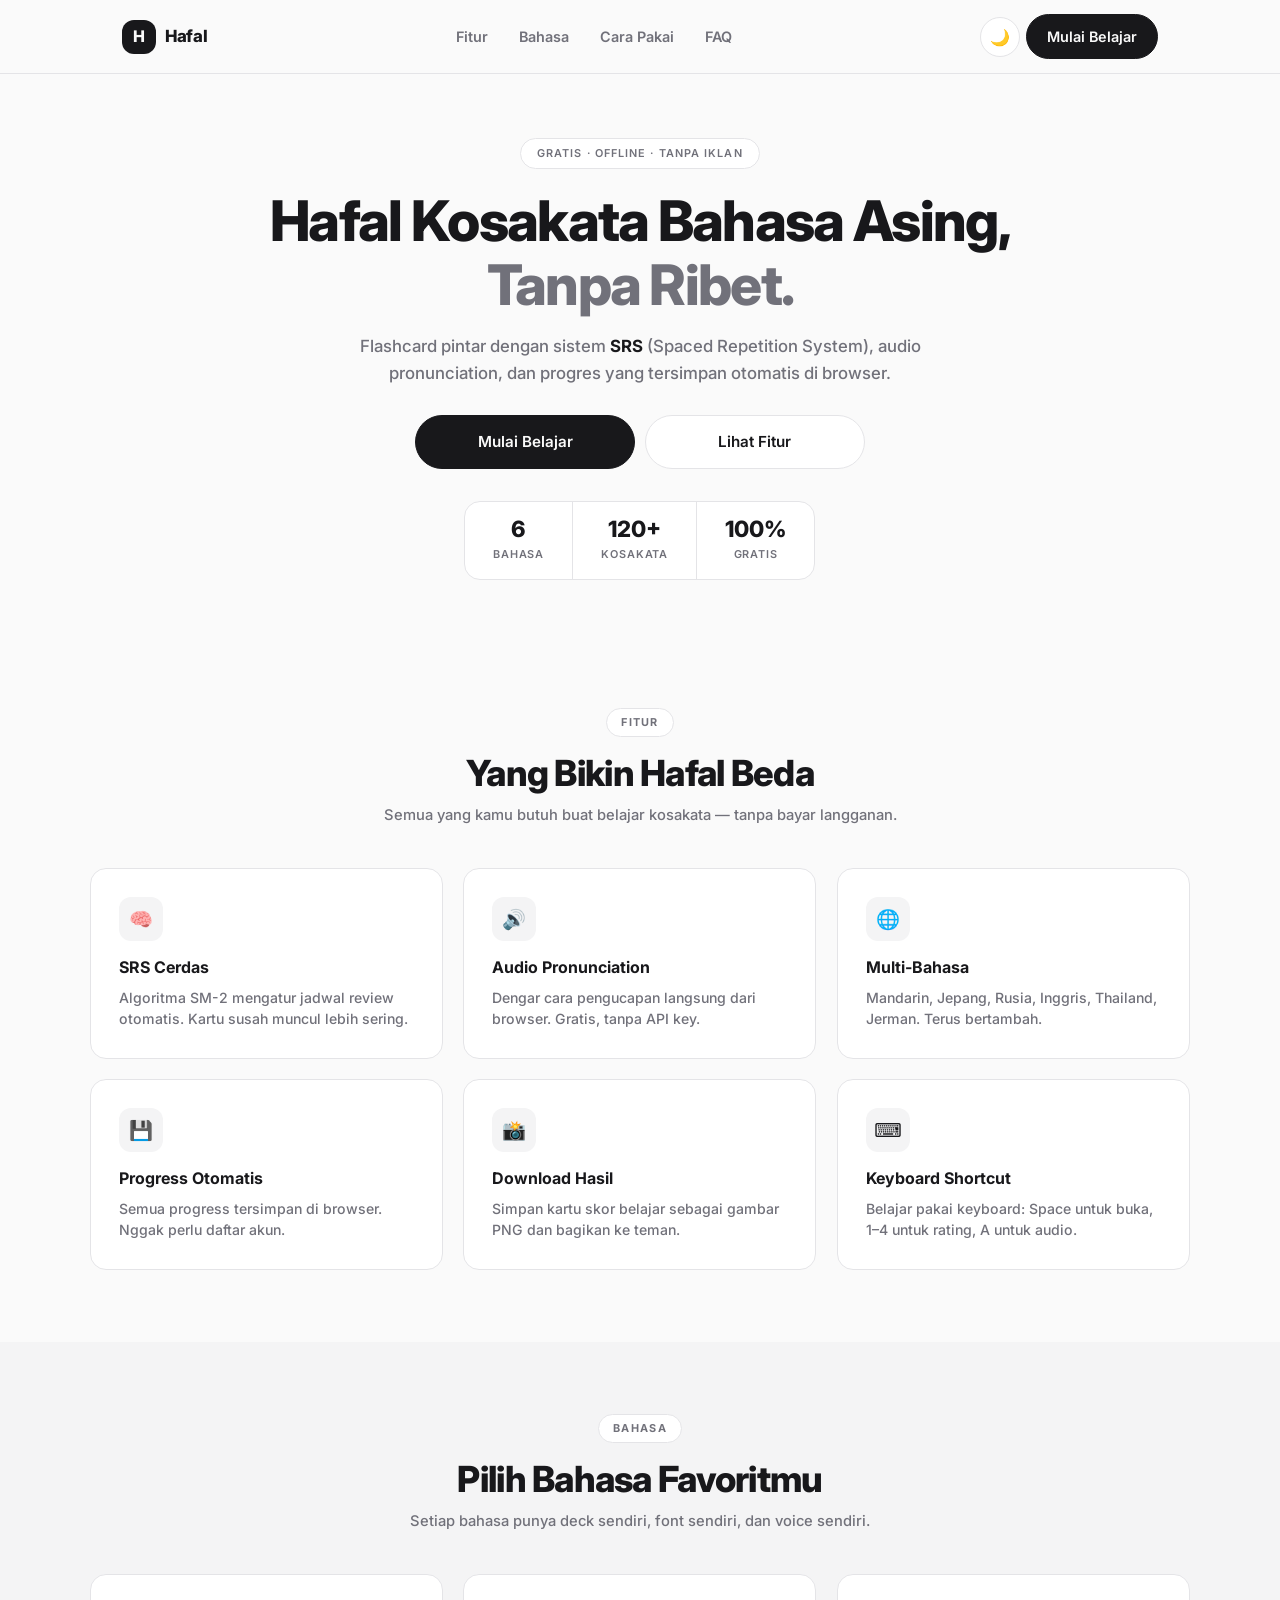
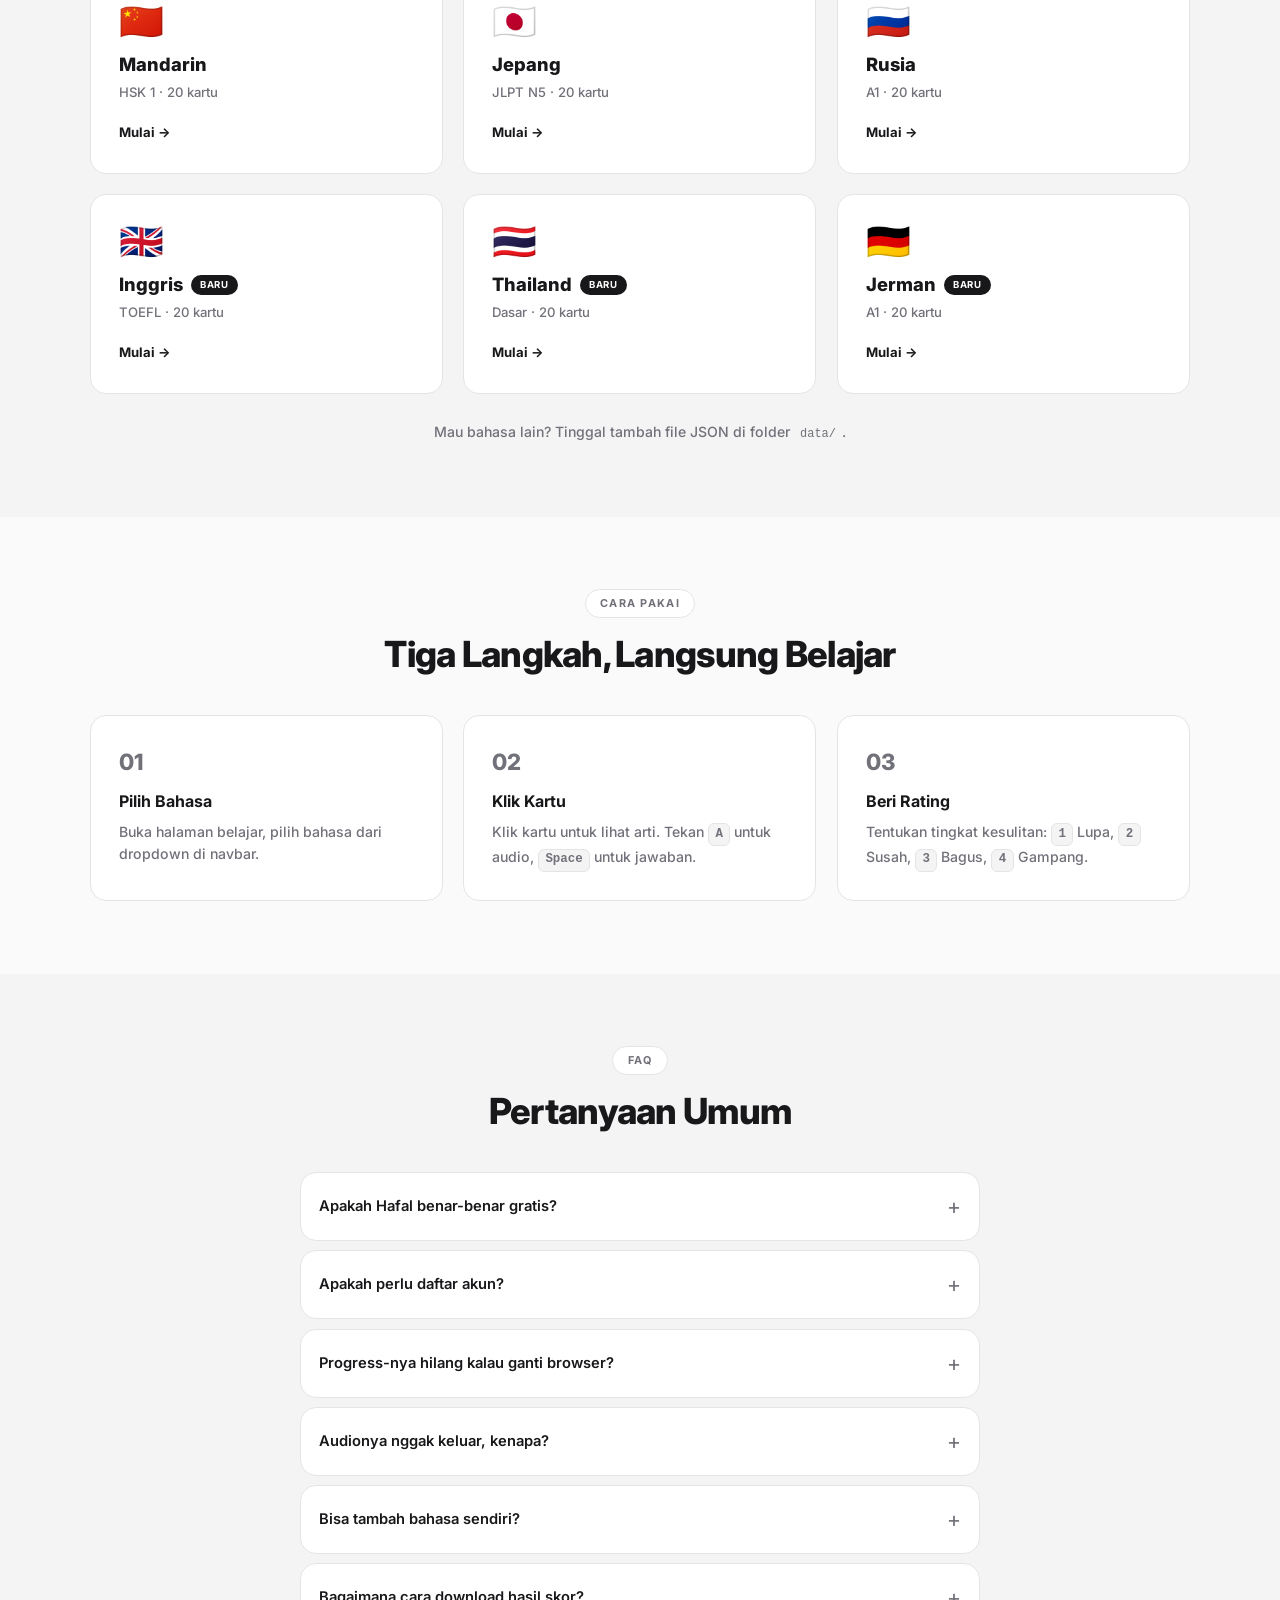
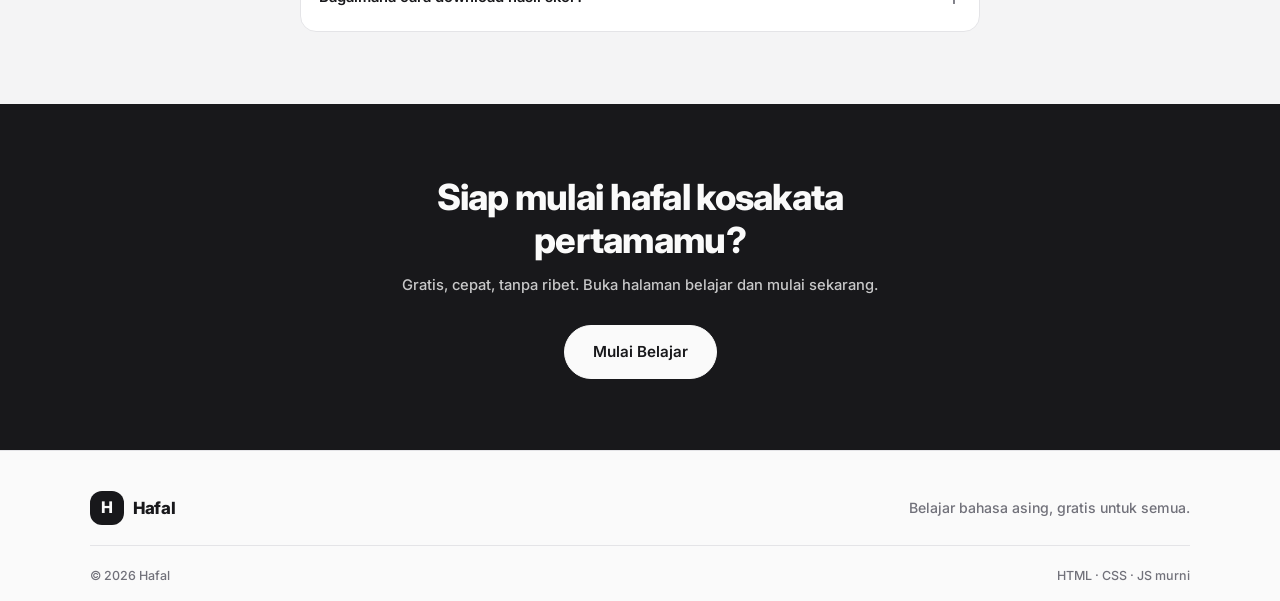
<file: index.html>
<!DOCTYPE html>
<html lang="id">
<head>
  <meta charset="UTF-8" />
  <meta name="viewport" content="width=device-width, initial-scale=1.0, viewport-fit=cover" />
  <meta name="theme-color" content="#fafafa" media="(prefers-color-scheme: light)" />
  <meta name="theme-color" content="#09090b" media="(prefers-color-scheme: dark)" />
  <title>Hafal — Belajar Bahasa Asing Gratis</title>
  <meta name="description" content="Hafal — platform belajar bahasa asing gratis dengan flashcard, SRS, dan audio." />
  <link rel="preconnect" href="https://fonts.googleapis.com">
  <link rel="preconnect" href="https://fonts.gstatic.com" crossorigin>
  <link href="https://fonts.googleapis.com/css2?family=Inter:wght@400;500;600;700;800&family=Noto+Sans+SC:wght@400;700;900&family=Noto+Sans+JP:wght@400;700;900&family=Noto+Sans:wght@400;700;900&display=swap" rel="stylesheet">
  <link rel="stylesheet" href="./css/landing.css" />
</head>
<body>

  <!-- ================= NAVBAR ================= -->
  <header class="navbar">
    <div class="nav-inner">
      <a href="./index.html" class="brand">
        <span class="brand-mark">H</span>
        <span class="brand-name">Hafal</span>
      </a>

      <nav class="nav-menu" id="nav-menu">
        <a href="#fitur">Fitur</a>
        <a href="#bahasa">Bahasa</a>
        <a href="#cara">Cara Pakai</a>
        <a href="#faq">FAQ</a>
        <a href="./belajar.html" class="btn btn-primary nav-cta-mobile">Mulai Belajar</a>
      </nav>

      <div class="nav-actions">
        <button id="theme-toggle" class="btn btn-icon" aria-label="Ganti tema">
          <span id="theme-icon">🌙</span>
        </button>
        <a href="./belajar.html" class="btn btn-primary nav-cta-desktop">Mulai Belajar</a>
        <button class="btn btn-icon menu-toggle" id="menu-toggle" aria-label="Menu" aria-expanded="false">
          <span class="menu-icon">☰</span>
        </button>
      </div>
    </div>
  </header>

  <!-- ================= HERO ================= -->
  <section class="hero">
    <div class="hero-inner">
      <span class="badge reveal">GRATIS · OFFLINE · TANPA IKLAN</span>

      <h1 class="hero-title reveal">
        Hafal Kosakata Bahasa Asing,<br />
        <span class="hero-highlight">Tanpa Ribet.</span>
      </h1>

      <p class="hero-sub reveal">
        Flashcard pintar dengan sistem <strong>SRS</strong> (Spaced Repetition System),
        audio pronunciation, dan progres yang tersimpan otomatis di browser.
      </p>

      <div class="hero-actions reveal">
        <a href="./belajar.html" class="btn btn-primary btn-lg">Mulai Belajar</a>
        <a href="#fitur" class="btn btn-lg">Lihat Fitur</a>
      </div>

      <div class="hero-stats reveal">
        <div class="hero-stat">
          <span class="hero-stat-value">6</span>
          <span class="hero-stat-label">Bahasa</span>
        </div>
        <div class="hero-stat">
          <span class="hero-stat-value">120+</span>
          <span class="hero-stat-label">Kosakata</span>
        </div>
        <div class="hero-stat">
          <span class="hero-stat-value">100%</span>
          <span class="hero-stat-label">Gratis</span>
        </div>
      </div>
    </div>
  </section>

  <!-- ================= FITUR ================= -->
  <section id="fitur" class="section">
    <div class="section-inner">
      <div class="section-head reveal">
        <span class="section-tag">FITUR</span>
        <h2 class="section-title">Yang Bikin Hafal Beda</h2>
        <p class="section-sub">Semua yang kamu butuh buat belajar kosakata — tanpa bayar langganan.</p>
      </div>

      <div class="grid grid-3">
        <div class="feature-card reveal">
          <span class="feature-icon">🧠</span>
          <h3>SRS Cerdas</h3>
          <p>Algoritma SM-2 mengatur jadwal review otomatis. Kartu susah muncul lebih sering.</p>
        </div>
        <div class="feature-card reveal">
          <span class="feature-icon">🔊</span>
          <h3>Audio Pronunciation</h3>
          <p>Dengar cara pengucapan langsung dari browser. Gratis, tanpa API key.</p>
        </div>
        <div class="feature-card reveal">
          <span class="feature-icon">🌐</span>
          <h3>Multi-Bahasa</h3>
          <p>Mandarin, Jepang, Rusia, Inggris, Thailand, Jerman. Terus bertambah.</p>
        </div>
        <div class="feature-card reveal">
          <span class="feature-icon">💾</span>
          <h3>Progress Otomatis</h3>
          <p>Semua progress tersimpan di browser. Nggak perlu daftar akun.</p>
        </div>
        <div class="feature-card reveal">
          <span class="feature-icon">📸</span>
          <h3>Download Hasil</h3>
          <p>Simpan kartu skor belajar sebagai gambar PNG dan bagikan ke teman.</p>
        </div>
        <div class="feature-card reveal">
          <span class="feature-icon">⌨️</span>
          <h3>Keyboard Shortcut</h3>
          <p>Belajar pakai keyboard: Space untuk buka, 1–4 untuk rating, A untuk audio.</p>
        </div>
      </div>
    </div>
  </section>

  <!-- ================= BAHASA ================= -->
  <section id="bahasa" class="section section-alt">
    <div class="section-inner">
      <div class="section-head reveal">
        <span class="section-tag">BAHASA</span>
        <h2 class="section-title">Pilih Bahasa Favoritmu</h2>
        <p class="section-sub">Setiap bahasa punya deck sendiri, font sendiri, dan voice sendiri.</p>
      </div>

      <div class="grid grid-3">
        <a href="./belajar.html" class="lang-card reveal">
          <div class="lang-flag">🇨🇳</div>
          <h3 class="lang-name">Mandarin</h3>
          <p class="lang-level">HSK 1 · 20 kartu</p>
          <span class="lang-cta">Mulai →</span>
        </a>

        <a href="./belajar.html" class="lang-card reveal">
          <div class="lang-flag">🇯🇵</div>
          <h3 class="lang-name">Jepang</h3>
          <p class="lang-level">JLPT N5 · 20 kartu</p>
          <span class="lang-cta">Mulai →</span>
        </a>

        <a href="./belajar.html" class="lang-card reveal">
          <div class="lang-flag">🇷🇺</div>
          <h3 class="lang-name">Rusia</h3>
          <p class="lang-level">A1 · 20 kartu</p>
          <span class="lang-cta">Mulai →</span>
        </a>

        <a href="./belajar.html" class="lang-card reveal">
          <div class="lang-flag">🇬🇧</div>
          <div class="lang-head">
            <h3 class="lang-name">Inggris</h3>
            <span class="lang-badge">BARU</span>
          </div>
          <p class="lang-level">TOEFL · 20 kartu</p>
          <span class="lang-cta">Mulai →</span>
        </a>

        <a href="./belajar.html" class="lang-card reveal">
          <div class="lang-flag">🇹🇭</div>
          <div class="lang-head">
            <h3 class="lang-name">Thailand</h3>
            <span class="lang-badge">BARU</span>
          </div>
          <p class="lang-level">Dasar · 20 kartu</p>
          <span class="lang-cta">Mulai →</span>
        </a>

        <a href="./belajar.html" class="lang-card reveal">
          <div class="lang-flag">🇩🇪</div>
          <div class="lang-head">
            <h3 class="lang-name">Jerman</h3>
            <span class="lang-badge">BARU</span>
          </div>
          <p class="lang-level">A1 · 20 kartu</p>
          <span class="lang-cta">Mulai →</span>
        </a>
      </div>

      <p class="section-foot reveal">
        Mau bahasa lain? Tinggal tambah file JSON di folder <code>data/</code>.
      </p>
    </div>
  </section>

  <!-- ================= CARA PAKAI ================= -->
  <section id="cara" class="section">
    <div class="section-inner">
      <div class="section-head reveal">
        <span class="section-tag">CARA PAKAI</span>
        <h2 class="section-title">Tiga Langkah, Langsung Belajar</h2>
      </div>

      <div class="grid grid-3">
        <div class="step-card reveal">
          <span class="step-num">01</span>
          <h3>Pilih Bahasa</h3>
          <p>Buka halaman belajar, pilih bahasa dari dropdown di navbar.</p>
        </div>
        <div class="step-card reveal">
          <span class="step-num">02</span>
          <h3>Klik Kartu</h3>
          <p>Klik kartu untuk lihat arti. Tekan <kbd>A</kbd> untuk audio, <kbd>Space</kbd> untuk jawaban.</p>
        </div>
        <div class="step-card reveal">
          <span class="step-num">03</span>
          <h3>Beri Rating</h3>
          <p>Tentukan tingkat kesulitan: <kbd>1</kbd> Lupa, <kbd>2</kbd> Susah, <kbd>3</kbd> Bagus, <kbd>4</kbd> Gampang.</p>
        </div>
      </div>
    </div>
  </section>

  <!-- ================= FAQ ================= -->
  <section id="faq" class="section section-alt">
    <div class="section-inner">
      <div class="section-head reveal">
        <span class="section-tag">FAQ</span>
        <h2 class="section-title">Pertanyaan Umum</h2>
      </div>

      <div class="faq-list">
        <details class="faq-item reveal">
          <summary>Apakah Hafal benar-benar gratis?</summary>
          <p>Ya, 100% gratis. Nggak ada langganan, nggak ada iklan, nggak ada batas harian.</p>
        </details>
        <details class="faq-item reveal">
          <summary>Apakah perlu daftar akun?</summary>
          <p>Nggak perlu. Semua progress tersimpan otomatis di browser.</p>
        </details>
        <details class="faq-item reveal">
          <summary>Progress-nya hilang kalau ganti browser?</summary>
          <p>Ya, karena tersimpan per-browser. Pakai satu browser yang sama agar konsisten.</p>
        </details>
        <details class="faq-item reveal">
          <summary>Audionya nggak keluar, kenapa?</summary>
          <p>Beberapa browser (terutama Firefox di Windows) belum punya voice untuk bahasa tertentu. Coba buka di <strong>Microsoft Edge</strong> atau <strong>Google Chrome</strong>.</p>
        </details>
        <details class="faq-item reveal">
          <summary>Bisa tambah bahasa sendiri?</summary>
          <p>Bisa. Buat file JSON baru di folder <code>data/</code> dengan format <code>[{ word, reading, meaning }]</code>.</p>
        </details>
        <details class="faq-item reveal">
          <summary>Bagaimana cara download hasil skor?</summary>
          <p>Selesaikan satu sesi belajar, lalu klik tombol <strong>Download Hasil</strong> di layar selesai. Skor akan tersimpan sebagai gambar PNG.</p>
        </details>
      </div>
    </div>
  </section>

  <!-- ================= CTA AKHIR ================= -->
  <section class="cta-final">
    <div class="cta-inner reveal">
      <h2>Siap mulai hafal kosakata pertamamu?</h2>
      <p>Gratis, cepat, tanpa ribet. Buka halaman belajar dan mulai sekarang.</p>
      <a href="./belajar.html" class="btn btn-primary btn-lg">Mulai Belajar</a>
    </div>
  </section>

  <!-- ================= FOOTER ================= -->
  <footer class="footer">
    <div class="footer-inner">
      <div class="footer-top">
        <a href="./index.html" class="brand">
          <span class="brand-mark">H</span>
          <span class="brand-name">Hafal</span>
        </a>
        <p class="footer-copy">Belajar bahasa asing, gratis untuk semua.</p>
      </div>
      <div class="footer-bottom">
        <span>© <span id="year"></span> Hafal</span>
        <span>HTML · CSS · JS murni</span>
      </div>
    </div>
  </footer>

  <script>
    // Tahun
    document.getElementById('year').textContent = new Date().getFullYear();

    // Theme
    const themeToggle = document.getElementById('theme-toggle');
    const themeIcon = document.getElementById('theme-icon');
    function applyTheme(theme) {
      if (theme === 'dark') {
        document.documentElement.setAttribute('data-theme', 'dark');
        themeIcon.textContent = '☀️';
      } else {
        document.documentElement.removeAttribute('data-theme');
        themeIcon.textContent = '🌙';
      }
    }
    themeToggle.addEventListener('click', () => {
      const isDark = document.documentElement.getAttribute('data-theme') === 'dark';
      const next = isDark ? 'light' : 'dark';
      applyTheme(next);
      localStorage.setItem('hafal:theme', next);
    });
    applyTheme(localStorage.getItem('hafal:theme') || 'light');

    // Mobile menu
    const menuToggle = document.getElementById('menu-toggle');
    const navMenu = document.getElementById('nav-menu');
    const menuIcon = menuToggle.querySelector('.menu-icon');
    menuToggle.addEventListener('click', () => {
      const open = navMenu.classList.toggle('open');
      menuToggle.setAttribute('aria-expanded', open);
      menuIcon.textContent = open ? '✕' : '☰';
      document.body.style.overflow = open ? 'hidden' : '';
    });
    navMenu.querySelectorAll('a').forEach(a => {
      a.addEventListener('click', () => {
        navMenu.classList.remove('open');
        menuToggle.setAttribute('aria-expanded', 'false');
        menuIcon.textContent = '☰';
        document.body.style.overflow = '';
      });
    });

    // Smooth scroll
    document.querySelectorAll('a[href^="#"]').forEach(a => {
      a.addEventListener('click', (e) => {
        const id = a.getAttribute('href');
        if (id === '#') return;
        const target = document.querySelector(id);
        if (target) {
          e.preventDefault();
          const y = target.getBoundingClientRect().top + window.pageYOffset - 70;
          window.scrollTo({ top: y, behavior: 'smooth' });
        }
      });
    });

    // Scroll reveal
    const io = new IntersectionObserver((entries) => {
      entries.forEach(entry => {
        if (entry.isIntersecting) {
          entry.target.classList.add('visible');
          io.unobserve(entry.target);
        }
      });
    }, { threshold: 0.08, rootMargin: '0px 0px -40px 0px' });

    document.querySelectorAll('.reveal').forEach((el, i) => {
      el.style.transitionDelay = `${Math.min(i * 40, 240)}ms`;
      io.observe(el);
    });
  </script>
</body>
</html>
</file>
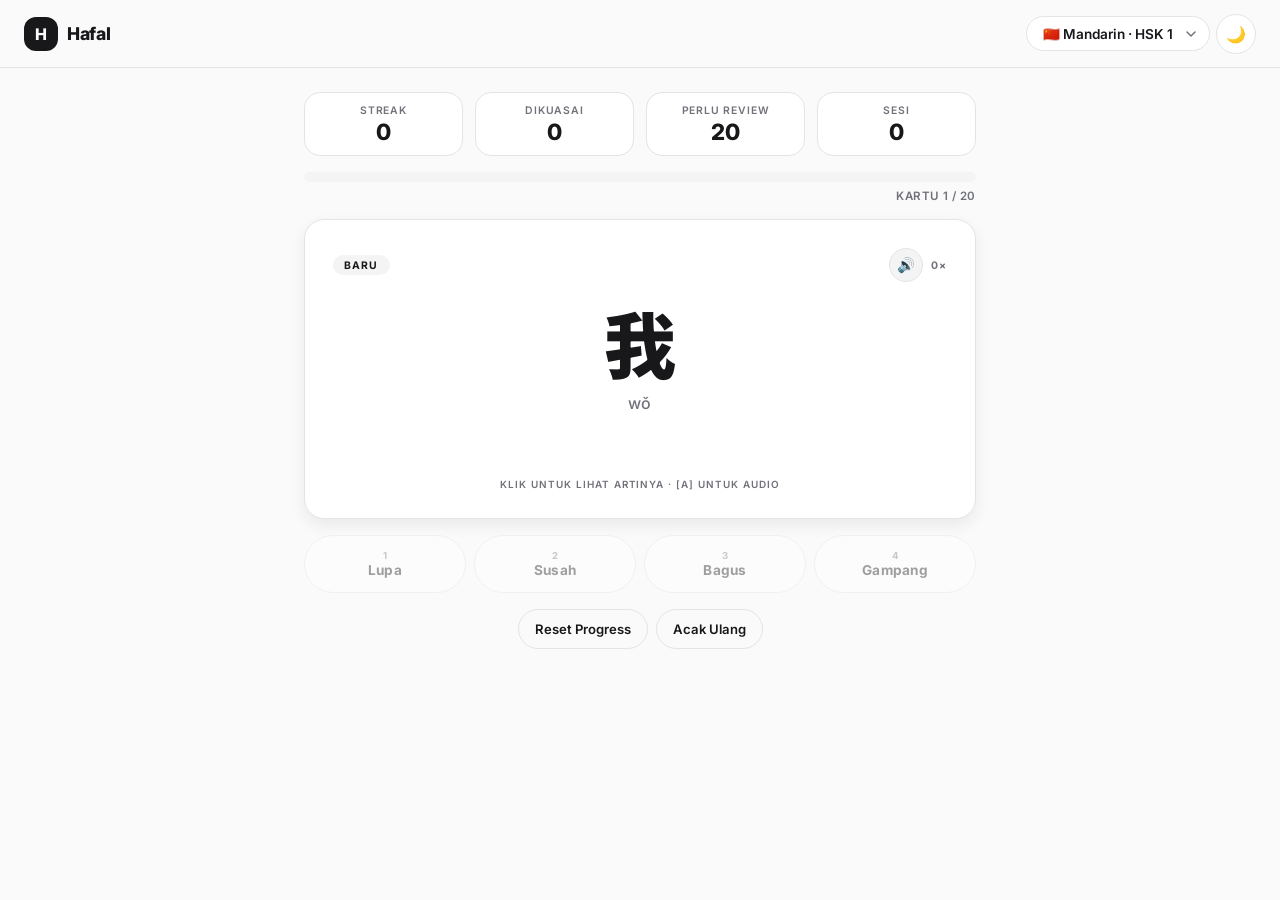
<file: belajar.html>
<!DOCTYPE html>
<html lang="id">
<head>
  <meta charset="UTF-8" />
  <meta name="viewport" content="width=device-width, initial-scale=1.0, viewport-fit=cover" />
  <meta name="theme-color" content="#fafafa" media="(prefers-color-scheme: light)" />
  <meta name="theme-color" content="#09090b" media="(prefers-color-scheme: dark)" />
  <title>Belajar — Hafal</title>
  <link rel="preconnect" href="https://fonts.googleapis.com">
  <link rel="preconnect" href="https://fonts.gstatic.com" crossorigin>
  <link href="https://fonts.googleapis.com/css2?family=Inter:wght@400;500;600;700;800&family=Noto+Sans+SC:wght@400;700;900&family=Noto+Sans+JP:wght@400;700;900&family=Noto+Sans+KR:wght@400;700;900&family=Noto+Sans:wght@400;700;900&family=Noto+Sans+Thai:wght@400;700;900&display=swap" rel="stylesheet">
  <link rel="stylesheet" href="./css/style.css" />
</head>
<body data-lang="zh-hsk1">

  <header class="navbar">
    <a href="./index.html" class="brand">
      <span class="brand-mark">H</span>
      <h1 class="brand-name">Hafal</h1>
    </a>

    <div class="nav-actions">
      <select id="lang-select" class="select" aria-label="Pilih bahasa">
        <option value="zh-hsk1">🇨🇳 Mandarin · HSK 1</option>
        <option value="ja-n5">🇯🇵 Jepang · N5</option>
        <option value="ru-a1">🇷🇺 Rusia · A1</option>
        <option value="en-toefl">🇬🇧 Inggris · TOEFL</option>
        <option value="th-a1">🇹🇭 Thailand · Dasar</option>
        <option value="de-a1">🇩🇪 Jerman · A1</option>
      </select>

      <button id="theme-toggle" class="btn btn-icon" aria-label="Toggle tema">
        <span id="theme-icon">🌙</span>
      </button>
    </div>
  </header>

  <main class="container">

    <section class="stats">
      <div class="stat">
        <span class="stat-label">Streak</span>
        <span class="stat-value" id="stat-streak">0</span>
      </div>
      <div class="stat">
        <span class="stat-label">Dikuasai</span>
        <span class="stat-value" id="stat-learned">0</span>
      </div>
      <div class="stat">
        <span class="stat-label">Perlu Review</span>
        <span class="stat-value" id="stat-due">0</span>
      </div>
      <div class="stat">
        <span class="stat-label">Sesi</span>
        <span class="stat-value" id="stat-session">0</span>
      </div>
    </section>

    <div class="progress-wrap">
      <div class="progress">
        <div class="progress-fill" id="progress-fill"></div>
      </div>
      <p class="progress-text">
        Kartu <span id="pos">0</span> / <span id="total">0</span>
      </p>
    </div>

    <section class="card-area">
      <div id="card" class="card" tabindex="0">
        <div class="card-top">
          <span class="card-tag" id="card-tag">BARU</span>
          <div class="card-top-right">
            <button id="audio-btn" class="btn-icon-round" aria-label="Putar audio" title="Putar audio (A)">
              🔊
            </button>
            <span class="card-count" id="card-count">0×</span>
          </div>
        </div>

        <div class="card-body">
          <p class="card-word" id="card-word">—</p>
          <p class="card-reading" id="card-reading"></p>
          <p class="card-meaning" id="card-meaning"></p>
        </div>

        <p class="flip-hint" id="flip-hint">KLIK UNTUK LIHAT ARTINYA · [A] UNTUK AUDIO</p>
      </div>
    </section>

    <section class="ratings" id="ratings">
      <button class="btn btn-rate" data-rating="0">
        <span class="rate-key">1</span>
        <span class="rate-label">Lupa</span>
      </button>
      <button class="btn btn-rate" data-rating="1">
        <span class="rate-key">2</span>
        <span class="rate-label">Susah</span>
      </button>
      <button class="btn btn-rate" data-rating="2">
        <span class="rate-key">3</span>
        <span class="rate-label">Bagus</span>
      </button>
      <button class="btn btn-rate" data-rating="3">
        <span class="rate-key">4</span>
        <span class="rate-label">Gampang</span>
      </button>
    </section>

    <footer class="footer">
      <button id="reset-btn" class="btn btn-ghost">Reset Progress</button>
      <button id="shuffle-btn" class="btn btn-ghost">Acak Ulang</button>
    </footer>

    <div id="done-screen" class="done hidden">
      <p class="done-title">Selesai! 🎉</p>
      <p class="done-sub">Semua kartu untuk sesi ini sudah direview.</p>
      <div class="done-actions">
        <button id="download-btn" class="btn btn-primary">📸 Download Hasil</button>
        <button id="restart-btn" class="btn">Mulai Sesi Baru</button>
      </div>
      <p class="done-hint">Bagikan skormu ke teman atau simpan sebagai kenangan.</p>
    </div>

  </main>

  <script src="./js/data.js"></script>
  <script src="./js/srs.js"></script>
  <script src="./js/speech.js"></script>
  <script src="./js/app.js"></script>
</body>
</html>
</file>
<file: css/landing.css>
/* =========================
   HAFAL — Landing
   Flat · Monokrom · Mobile-first · Rounded Pill
   ========================= */

:root {
  --bg: #fafafa;
  --surface: #ffffff;
  --surface-2: #f4f4f5;
  --fg: #18181b;
  --fg-muted: #71717a;
  --border: #e4e4e7;
  --border-strong: #d4d4d8;
  --accent: #18181b;
  --accent-fg: #fafafa;
  --radius-sm: 8px;
  --radius-md: 12px;
  --radius-lg: 16px;
  --radius-xl: 20px;
  --radius-pill: 999px;
  --shadow-sm: 0 1px 2px rgba(0,0,0,0.04);
  --shadow-md: 0 6px 16px rgba(0,0,0,0.07);
  --shadow-lg: 0 14px 40px rgba(0,0,0,0.10);
  --transition: 200ms cubic-bezier(0.4, 0, 0.2, 1);
  --navbar-h: 62px;
}

[data-theme="dark"] {
  --bg: #09090b;
  --surface: #18181b;
  --surface-2: #27272a;
  --fg: #fafafa;
  --fg-muted: #a1a1aa;
  --border: #27272a;
  --border-strong: #3f3f46;
  --accent: #fafafa;
  --accent-fg: #18181b;
  --shadow-sm: 0 1px 2px rgba(0,0,0,0.4);
  --shadow-md: 0 6px 16px rgba(0,0,0,0.5);
  --shadow-lg: 0 14px 40px rgba(0,0,0,0.6);
}

* { box-sizing: border-box; margin: 0; padding: 0; }

html {
  scroll-behavior: smooth;
  -webkit-text-size-adjust: 100%;
  overflow-x: hidden;
}

body {
  background: var(--bg);
  color: var(--fg);
  font-family: 'Inter', system-ui, -apple-system, sans-serif;
  font-weight: 500;
  line-height: 1.6;
  transition: background var(--transition), color var(--transition);
  -webkit-font-smoothing: antialiased;
  overflow-x: hidden;
  min-height: 100vh;
}

a { color: inherit; text-decoration: none; }
button { font-family: inherit; }
img, svg { max-width: 100%; display: block; }

kbd {
  display: inline-block;
  background: var(--surface-2);
  border: 1px solid var(--border);
  border-radius: 6px;
  padding: 0.05rem 0.4rem;
  font-size: 0.78rem;
  font-weight: 700;
  font-family: ui-monospace, monospace;
}

code {
  background: var(--surface-2);
  border-radius: 6px;
  padding: 0.1rem 0.4rem;
  font-size: 0.85em;
  font-family: ui-monospace, monospace;
}

/* =========================
   SCROLL REVEAL
   ========================= */
.reveal {
  opacity: 0;
  transform: translateY(24px);
  transition: opacity 700ms cubic-bezier(0.16, 1, 0.3, 1),
              transform 700ms cubic-bezier(0.16, 1, 0.3, 1);
  will-change: opacity, transform;
}
.reveal.visible {
  opacity: 1;
  transform: translateY(0);
}

/* =========================
   NAVBAR
   ========================= */
.navbar {
  position: sticky;
  top: 0;
  z-index: 50;
  background: var(--bg);
  border-bottom: 1px solid var(--border);
}

.nav-inner {
  max-width: 1100px;
  margin: 0 auto;
  padding: 0.7rem 1rem;
  display: flex;
  align-items: center;
  justify-content: space-between;
  gap: 0.75rem;
  min-height: var(--navbar-h);
}

.brand {
  display: flex;
  align-items: center;
  gap: 0.55rem;
  flex-shrink: 0;
  z-index: 60;
}

.brand-mark {
  width: 34px;
  height: 34px;
  display: grid;
  place-items: center;
  background: var(--accent);
  color: var(--accent-fg);
  border-radius: var(--radius-md);
  font-weight: 800;
  font-size: 1rem;
}

.brand-name {
  font-size: 1.05rem;
  font-weight: 800;
  letter-spacing: -0.01em;
}

.nav-actions {
  display: flex;
  align-items: center;
  gap: 0.4rem;
  z-index: 60;
}

.nav-cta-desktop { display: none; }
.nav-cta-mobile { display: inline-flex; width: 100%; margin-top: 0.5rem; }
.menu-toggle { display: inline-flex; }

.nav-menu {
  position: fixed;
  inset: var(--navbar-h) 0 0 0;
  background: var(--bg);
  padding: 1rem;
  display: flex;
  flex-direction: column;
  gap: 0.25rem;
  transform: translateX(100%);
  transition: transform 300ms cubic-bezier(0.4, 0, 0.2, 1);
  z-index: 55;
  overflow-y: auto;
}

.nav-menu.open { transform: translateX(0); }

.nav-menu a:not(.btn) {
  padding: 0.9rem 1rem;
  font-weight: 600;
  font-size: 1rem;
  border-radius: var(--radius-md);
  color: var(--fg-muted);
  transition: background var(--transition), color var(--transition);
}

.nav-menu a:not(.btn):hover,
.nav-menu a:not(.btn):active {
  background: var(--surface-2);
  color: var(--fg);
}

/* =========================
   BUTTONS (PILL)
   ========================= */
.btn {
  display: inline-flex;
  align-items: center;
  justify-content: center;
  gap: 0.4rem;
  background: var(--surface);
  color: var(--fg);
  border: 1px solid var(--border);
  border-radius: var(--radius-pill);
  padding: 0.65rem 1.25rem;
  font-weight: 600;
  font-size: 0.9rem;
  cursor: pointer;
  transition: background var(--transition), color var(--transition),
              border-color var(--transition), transform var(--transition),
              box-shadow var(--transition);
  user-select: none;
  white-space: nowrap;
  -webkit-tap-highlight-color: transparent;
  min-height: 40px;
}

.btn:hover {
  background: var(--surface-2);
  border-color: var(--border-strong);
  transform: translateY(-1px);
  box-shadow: var(--shadow-sm);
}

.btn:active { transform: translateY(0) scale(0.97); }

.btn-primary {
  background: var(--accent);
  color: var(--accent-fg);
  border-color: var(--accent);
}
.btn-primary:hover {
  background: var(--accent);
  border-color: var(--accent);
  opacity: 0.9;
  box-shadow: var(--shadow-md);
}

.btn-icon {
  padding: 0;
  width: 40px;
  height: 40px;
  font-size: 1rem;
  line-height: 1;
  border-radius: var(--radius-pill);
}

.btn-lg {
  padding: 0.85rem 1.75rem;
  font-size: 0.95rem;
  min-height: 48px;
}

/* =========================
   HERO
   ========================= */
.hero {
  padding: 3rem 1rem 3rem;
  text-align: center;
}

.hero-inner {
  max-width: 780px;
  margin: 0 auto;
}

.badge {
  display: inline-block;
  background: var(--surface);
  border: 1px solid var(--border);
  border-radius: var(--radius-pill);
  padding: 0.35rem 1rem;
  font-size: 0.68rem;
  font-weight: 600;
  letter-spacing: 0.1em;
  color: var(--fg-muted);
  margin-bottom: 1.25rem;
}

.hero-title {
  font-size: clamp(1.75rem, 7vw, 3.5rem);
  font-weight: 800;
  line-height: 1.15;
  letter-spacing: -0.03em;
  margin-bottom: 1rem;
  word-wrap: break-word;
}

.hero-highlight { color: var(--fg-muted); }

.hero-sub {
  font-size: clamp(0.92rem, 2vw, 1.05rem);
  color: var(--fg-muted);
  max-width: 580px;
  margin: 0 auto 1.75rem;
  padding: 0 0.5rem;
}

.hero-sub strong { color: var(--fg); font-weight: 700; }

.hero-actions {
  display: flex;
  gap: 0.6rem;
  justify-content: center;
  flex-wrap: wrap;
  margin-bottom: 2rem;
  padding: 0 0.5rem;
}

.hero-actions .btn { flex: 1 1 auto; min-width: 140px; max-width: 220px; }

.hero-stats {
  display: flex;
  flex-direction: column;
  gap: 0;
  background: var(--surface);
  border: 1px solid var(--border);
  border-radius: var(--radius-lg);
  overflow: hidden;
  max-width: 360px;
  margin: 0 auto;
}

.hero-stat {
  padding: 0.85rem 1rem;
  text-align: center;
  border-bottom: 1px solid var(--border);
}

.hero-stat:last-child { border-bottom: none; }

.hero-stat-value {
  display: block;
  font-size: 1.4rem;
  font-weight: 800;
  line-height: 1;
}

.hero-stat-label {
  display: block;
  font-size: 0.68rem;
  font-weight: 600;
  letter-spacing: 0.08em;
  color: var(--fg-muted);
  margin-top: 0.35rem;
  text-transform: uppercase;
}

/* =========================
   SECTIONS
   ========================= */
.section { padding: 3.5rem 1rem; }

.section-inner {
  max-width: 1100px;
  margin: 0 auto;
}

.section-alt { background: var(--surface-2); }

.section-head {
  text-align: center;
  margin-bottom: 2rem;
}

.section-tag {
  display: inline-block;
  background: var(--surface);
  border: 1px solid var(--border);
  border-radius: var(--radius-pill);
  padding: 0.3rem 0.9rem;
  font-size: 0.68rem;
  font-weight: 700;
  letter-spacing: 0.12em;
  color: var(--fg-muted);
  margin-bottom: 0.9rem;
}

.section-title {
  font-size: clamp(1.4rem, 5vw, 2.25rem);
  font-weight: 800;
  letter-spacing: -0.02em;
  margin-bottom: 0.6rem;
  line-height: 1.2;
}

.section-sub {
  color: var(--fg-muted);
  max-width: 540px;
  margin: 0 auto;
  font-size: 0.92rem;
}

.section-foot {
  text-align: center;
  margin-top: 1.75rem;
  color: var(--fg-muted);
  font-size: 0.88rem;
}

/* =========================
   GRID
   ========================= */
.grid {
  display: grid;
  gap: 1rem;
}

.grid-3 {
  grid-template-columns: 1fr;
}

/* =========================
   FEATURE CARD
   ========================= */
.feature-card {
  background: var(--surface);
  border: 1px solid var(--border);
  border-radius: var(--radius-lg);
  padding: 1.5rem;
  transition: border-color var(--transition), transform var(--transition),
              box-shadow var(--transition);
}

.feature-card:hover {
  border-color: var(--border-strong);
  transform: translateY(-3px);
  box-shadow: var(--shadow-md);
}

.feature-icon {
  display: inline-grid;
  place-items: center;
  width: 44px;
  height: 44px;
  background: var(--surface-2);
  border-radius: var(--radius-md);
  font-size: 1.2rem;
  margin-bottom: 0.9rem;
}

.feature-card h3 {
  font-size: 1rem;
  font-weight: 700;
  margin-bottom: 0.35rem;
}

.feature-card p {
  color: var(--fg-muted);
  font-size: 0.88rem;
  line-height: 1.55;
}

/* =========================
   LANGUAGE CARD
   ========================= */
.lang-card {
  display: block;
  background: var(--surface);
  border: 1px solid var(--border);
  border-radius: var(--radius-lg);
  padding: 1.5rem;
  transition: border-color var(--transition), transform var(--transition),
              box-shadow var(--transition);
  cursor: pointer;
}

.lang-card:hover {
  border-color: var(--border-strong);
  transform: translateY(-3px);
  box-shadow: var(--shadow-md);
}

.lang-flag {
  font-size: 2.25rem;
  line-height: 1;
  margin-bottom: 0.7rem;
}

.lang-head {
  display: flex;
  align-items: center;
  gap: 0.5rem;
  margin-bottom: 0.15rem;
}

.lang-head .lang-name { margin-bottom: 0; }

.lang-badge {
  display: inline-block;
  background: var(--accent);
  color: var(--accent-fg);
  border-radius: var(--radius-pill);
  padding: 0.15rem 0.55rem;
  font-size: 0.6rem;
  font-weight: 700;
  letter-spacing: 0.08em;
  flex-shrink: 0;
}

.lang-name {
  font-size: 1.15rem;
  font-weight: 800;
  margin-bottom: 0.15rem;
}

.lang-level {
  color: var(--fg-muted);
  font-size: 0.82rem;
  margin-bottom: 1rem;
}

.lang-cta {
  display: inline-block;
  font-weight: 700;
  font-size: 0.82rem;
  color: var(--fg);
  transition: transform var(--transition);
}

.lang-card:hover .lang-cta { transform: translateX(4px); }

/* =========================
   STEP CARD
   ========================= */
.step-card {
  background: var(--surface);
  border: 1px solid var(--border);
  border-radius: var(--radius-lg);
  padding: 1.5rem;
}

.step-num {
  display: inline-block;
  font-size: 1.4rem;
  font-weight: 800;
  color: var(--fg-muted);
  margin-bottom: 0.6rem;
}

.step-card h3 {
  font-size: 1rem;
  font-weight: 700;
  margin-bottom: 0.35rem;
}

.step-card p {
  color: var(--fg-muted);
  font-size: 0.88rem;
}

/* =========================
   FAQ
   ========================= */
.faq-list {
  max-width: 680px;
  margin: 0 auto;
  display: flex;
  flex-direction: column;
  gap: 0.6rem;
}

.faq-item {
  background: var(--surface);
  border: 1px solid var(--border);
  border-radius: var(--radius-lg);
  overflow: hidden;
  transition: border-color var(--transition), box-shadow var(--transition);
}

.faq-item:hover { border-color: var(--border-strong); }

.faq-item[open] { box-shadow: var(--shadow-sm); }

.faq-item summary {
  list-style: none;
  cursor: pointer;
  padding: 1rem 1.15rem;
  font-weight: 600;
  font-size: 0.92rem;
  display: flex;
  justify-content: space-between;
  align-items: center;
  gap: 1rem;
  -webkit-tap-highlight-color: transparent;
}

.faq-item summary::-webkit-details-marker { display: none; }

.faq-item summary::after {
  content: "+";
  font-size: 1.35rem;
  font-weight: 400;
  color: var(--fg-muted);
  flex-shrink: 0;
  transition: transform var(--transition);
}

.faq-item[open] summary::after {
  transform: rotate(45deg);
}

.faq-item p {
  padding: 0 1.15rem 1.15rem;
  color: var(--fg-muted);
  font-size: 0.88rem;
  line-height: 1.6;
}

/* =========================
   CTA FINAL
   ========================= */
.cta-final {
  background: var(--accent);
  color: var(--accent-fg);
  padding: 3.5rem 1rem;
  text-align: center;
}

.cta-inner {
  max-width: 620px;
  margin: 0 auto;
}

.cta-final h2 {
  font-size: clamp(1.35rem, 5vw, 2.25rem);
  font-weight: 800;
  letter-spacing: -0.02em;
  margin-bottom: 0.7rem;
  line-height: 1.2;
}

.cta-final p {
  opacity: 0.78;
  margin-bottom: 1.75rem;
  font-size: 0.92rem;
}

.cta-final .btn-primary {
  background: var(--accent-fg);
  color: var(--accent);
  border-color: var(--accent-fg);
}

.cta-final .btn-primary:hover {
  background: var(--accent-fg);
  opacity: 0.92;
}

/* =========================
   FOOTER
   ========================= */
.footer {
  background: var(--bg);
  padding: 2.5rem 1rem 1.25rem;
  border-top: 1px solid var(--border);
}

.footer-inner {
  max-width: 1100px;
  margin: 0 auto;
}

.footer-top {
  display: flex;
  flex-direction: column;
  gap: 0.75rem;
  padding-bottom: 1.25rem;
  border-bottom: 1px solid var(--border);
}

.footer-copy {
  color: var(--fg-muted);
  font-size: 0.88rem;
}

.footer-bottom {
  display: flex;
  flex-direction: column;
  gap: 0.4rem;
  padding-top: 1.25rem;
  font-size: 0.78rem;
  color: var(--fg-muted);
}

/* =========================
   TABLET (≥ 640px)
   ========================= */
@media (min-width: 640px) {
  .nav-inner { padding: 0.85rem 1.5rem; }
  .hero { padding: 4rem 1.5rem 3.5rem; }
  .hero-stats {
    flex-direction: row;
    max-width: none;
    width: auto;
    display: inline-flex;
  }
  .hero-stat {
    padding: 1rem 1.75rem;
    border-bottom: none;
    border-right: 1px solid var(--border);
  }
  .hero-stat:last-child { border-right: none; }
  .section { padding: 4.5rem 1.5rem; }
  .section-head { margin-bottom: 2.5rem; }
  .grid-3 { grid-template-columns: repeat(2, 1fr); gap: 1.25rem; }
  .feature-card, .lang-card, .step-card { padding: 1.75rem; }
  .footer-top { flex-direction: row; justify-content: space-between; align-items: center; }
  .footer-bottom { flex-direction: row; justify-content: space-between; }
  .cta-final { padding: 4.5rem 1.5rem; }
}

/* =========================
   DESKTOP (≥ 900px)
   ========================= */
@media (min-width: 900px) {
  .nav-menu {
    position: static;
    inset: auto;
    background: transparent;
    padding: 0;
    flex-direction: row;
    transform: none !important;
    gap: 0.25rem;
    overflow: visible;
    flex: 1;
    justify-content: center;
  }
  .nav-menu a:not(.btn) { padding: 0.5rem 0.85rem; font-size: 0.9rem; }
  .nav-cta-desktop { display: inline-flex; }
  .nav-cta-mobile { display: none; }
  .menu-toggle { display: none; }
  .nav-inner { padding: 0.85rem 2rem; }
  .grid-3 { grid-template-columns: repeat(3, 1fr); }
}

/* =========================
   REDUCED MOTION
   ========================= */
@media (prefers-reduced-motion: reduce) {
  *, *::before, *::after {
    transition: none !important;
    animation: none !important;
  }
  html { scroll-behavior: auto; }
  .reveal { opacity: 1; transform: none; }
}
</file>
<file: css/style.css>
/* =========================
   HAFAL — Belajar
   Flat · Monokrom · Mobile-first · Rounded Pill
   ========================= */

:root {
  --bg: #fafafa;
  --surface: #ffffff;
  --surface-2: #f4f4f5;
  --fg: #18181b;
  --fg-muted: #71717a;
  --border: #e4e4e7;
  --border-strong: #d4d4d8;
  --accent: #18181b;
  --accent-fg: #fafafa;
  --radius-sm: 8px;
  --radius-md: 12px;
  --radius-lg: 16px;
  --radius-xl: 20px;
  --radius-pill: 999px;
  --shadow-sm: 0 1px 2px rgba(0,0,0,0.04);
  --shadow-md: 0 6px 16px rgba(0,0,0,0.07);
  --shadow-lg: 0 14px 40px rgba(0,0,0,0.10);
  --transition: 200ms cubic-bezier(0.4, 0, 0.2, 1);
}

[data-theme="dark"] {
  --bg: #09090b;
  --surface: #18181b;
  --surface-2: #27272a;
  --fg: #fafafa;
  --fg-muted: #a1a1aa;
  --border: #27272a;
  --border-strong: #3f3f46;
  --accent: #fafafa;
  --accent-fg: #18181b;
  --shadow-sm: 0 1px 2px rgba(0,0,0,0.4);
  --shadow-md: 0 6px 16px rgba(0,0,0,0.5);
  --shadow-lg: 0 14px 40px rgba(0,0,0,0.6);
}

* { box-sizing: border-box; margin: 0; padding: 0; }

html, body {
  height: 100%;
  -webkit-text-size-adjust: 100%;
  overflow-x: hidden;
}

body {
  background: var(--bg);
  color: var(--fg);
  font-family: 'Inter', system-ui, -apple-system, sans-serif;
  font-weight: 500;
  min-height: 100vh;
  transition: background var(--transition), color var(--transition);
  -webkit-font-smoothing: antialiased;
}

button, select, input { font-family: inherit; }

/* Font per bahasa */
/* Font per bahasa */
body[data-lang="zh-hsk1"]  .card-word { font-family: 'Noto Sans SC', sans-serif; }
body[data-lang="ja-n5"]    .card-word { font-family: 'Noto Sans JP', sans-serif; }
body[data-lang="ru-a1"]    .card-word { font-family: 'Noto Sans', sans-serif; }
body[data-lang="en-toefl"] .card-word { font-family: 'Inter', sans-serif; }
body[data-lang="th-a1"]    .card-word { font-family: 'Noto Sans Thai', sans-serif; }
body[data-lang="de-a1"]    .card-word { font-family: 'Inter', sans-serif; }

/* =========================
   NAVBAR
   ========================= */
.navbar {
  display: flex;
  align-items: center;
  justify-content: space-between;
  gap: 0.6rem;
  padding: 0.7rem 1rem;
  background: var(--bg);
  border-bottom: 1px solid var(--border);
  position: sticky;
  top: 0;
  z-index: 10;
  min-height: 60px;
}

.brand {
  display: flex;
  align-items: center;
  gap: 0.55rem;
  text-decoration: none;
  color: inherit;
  flex-shrink: 0;
}

.brand-mark {
  width: 32px;
  height: 32px;
  display: grid;
  place-items: center;
  background: var(--accent);
  color: var(--accent-fg);
  border-radius: var(--radius-md);
  font-weight: 800;
  font-size: 0.95rem;
}

.brand-name {
  font-size: 1rem;
  font-weight: 800;
  letter-spacing: -0.01em;
}

.nav-actions {
  display: flex;
  align-items: center;
  gap: 0.4rem;
  flex-shrink: 1;
  min-width: 0;
}

/* =========================
   SELECT
   ========================= */
.select {
  appearance: none;
  background: var(--surface);
  color: var(--fg);
  border: 1px solid var(--border);
  border-radius: var(--radius-pill);
  padding: 0.55rem 2rem 0.55rem 0.85rem;
  font-weight: 600;
  font-size: 0.82rem;
  cursor: pointer;
  transition: border-color var(--transition), background var(--transition);
  background-image: url("data:image/svg+xml;utf8,<svg xmlns='http://www.w3.org/2000/svg' viewBox='0 0 12 12'><path d='M2 4l4 4 4-4' stroke='%2371717a' stroke-width='1.5' fill='none' stroke-linecap='round' stroke-linejoin='round'/></svg>");
  background-repeat: no-repeat;
  background-position: right 0.7rem center;
  background-size: 12px;
  max-width: 180px;
  text-overflow: ellipsis;
}

.select:hover { border-color: var(--border-strong); }
.select:focus { outline: 2px solid var(--accent); outline-offset: 1px; }

/* =========================
   BUTTONS (PILL)
   ========================= */
.btn {
  background: var(--surface);
  color: var(--fg);
  border: 1px solid var(--border);
  border-radius: var(--radius-pill);
  padding: 0.6rem 1.1rem;
  font-weight: 600;
  font-size: 0.85rem;
  cursor: pointer;
  transition: background var(--transition), border-color var(--transition),
              transform var(--transition), box-shadow var(--transition);
  user-select: none;
  -webkit-tap-highlight-color: transparent;
  min-height: 40px;
  display: inline-flex;
  align-items: center;
  justify-content: center;
  gap: 0.35rem;
}

.btn:hover {
  background: var(--surface-2);
  border-color: var(--border-strong);
  transform: translateY(-1px);
  box-shadow: var(--shadow-sm);
}

.btn:active { transform: translateY(0) scale(0.97); }

.btn:disabled { opacity: 0.4; cursor: not-allowed; }

.btn-icon {
  padding: 0;
  width: 40px;
  height: 40px;
  font-size: 1rem;
  line-height: 1;
}

.btn-primary {
  background: var(--accent);
  color: var(--accent-fg);
  border-color: var(--accent);
}

.btn-primary:hover {
  background: var(--accent);
  border-color: var(--accent);
  opacity: 0.9;
  box-shadow: var(--shadow-md);
}

.btn-ghost {
  background: transparent;
  font-size: 0.82rem;
  padding: 0.55rem 1rem;
}

/* =========================
   CONTAINER
   ========================= */
.container {
  max-width: 720px;
  margin: 0 auto;
  padding: 1rem 1rem 3rem;
}

/* =========================
   STATS
   ========================= */
.stats {
  display: grid;
  grid-template-columns: repeat(2, 1fr);
  gap: 0.6rem;
  margin-bottom: 1rem;
}

.stat {
  background: var(--surface);
  border: 1px solid var(--border);
  border-radius: var(--radius-lg);
  padding: 0.7rem 0.5rem;
  text-align: center;
  transition: border-color var(--transition), transform var(--transition);
}

.stat:hover { border-color: var(--border-strong); transform: translateY(-1px); }

.stat-label {
  display: block;
  font-size: 0.65rem;
  letter-spacing: 0.08em;
  text-transform: uppercase;
  color: var(--fg-muted);
  margin-bottom: 0.25rem;
  font-weight: 600;
}

.stat-value {
  display: block;
  font-size: 1.3rem;
  font-weight: 800;
  line-height: 1;
}

/* =========================
   PROGRESS
   ========================= */
.progress-wrap { margin-bottom: 1rem; }

.progress {
  border-radius: var(--radius-pill);
  height: 10px;
  background: var(--surface-2);
  overflow: hidden;
}

.progress-fill {
  height: 100%;
  background: var(--accent);
  width: 0%;
  transition: width 300ms cubic-bezier(0.4, 0, 0.2, 1);
  border-radius: var(--radius-pill);
}

.progress-text {
  margin-top: 0.45rem;
  font-size: 0.72rem;
  letter-spacing: 0.05em;
  text-transform: uppercase;
  color: var(--fg-muted);
  text-align: right;
  font-weight: 600;
}

/* =========================
   CARD
   ========================= */
.card-area { margin-bottom: 1rem; }

.card {
  background: var(--surface);
  border: 1px solid var(--border);
  border-radius: var(--radius-xl);
  box-shadow: var(--shadow-md);
  padding: 1.25rem;
  min-height: 260px;
  cursor: pointer;
  user-select: none;
  display: flex;
  flex-direction: column;
  justify-content: space-between;
  transition: border-color var(--transition), box-shadow var(--transition);
  position: relative;
  -webkit-tap-highlight-color: transparent;
}

.card:hover {
  border-color: var(--border-strong);
  box-shadow: var(--shadow-lg);
}

.card-top {
  display: flex;
  justify-content: space-between;
  align-items: center;
  font-size: 0.65rem;
  letter-spacing: 0.1em;
  text-transform: uppercase;
  color: var(--fg-muted);
  font-weight: 700;
  gap: 0.5rem;
}

.card-tag {
  background: var(--surface-2);
  border-radius: var(--radius-pill);
  padding: 0.2rem 0.7rem;
  color: var(--fg);
  font-weight: 700;
  font-size: 0.65rem;
}

.card-body {
  text-align: center;
  padding: 0.75rem 0;
  flex: 1;
  display: flex;
  flex-direction: column;
  justify-content: center;
  min-height: 0;
}

.card-word {
  font-size: clamp(2rem, 9vw, 4rem);
  font-weight: 900;
  line-height: 1.15;
  word-break: break-word;
  letter-spacing: -0.01em;
}

.card-reading {
  margin-top: 0.6rem;
  font-size: 1rem;
  font-weight: 500;
  color: var(--fg-muted);
  letter-spacing: 0.02em;
  min-height: 1.4rem;
  word-break: break-word;
}

.card-meaning {
  margin-top: 1rem;
  font-size: 1.15rem;
  font-weight: 700;
  opacity: 0;
  transition: opacity 200ms ease;
  min-height: 1.75rem;
  word-break: break-word;
}

.card.revealed .card-meaning { opacity: 1; }

.flip-hint {
  text-align: center;
  font-size: 0.62rem;
  letter-spacing: 0.1em;
  text-transform: uppercase;
  color: var(--fg-muted);
  transition: opacity var(--transition);
  font-weight: 600;
}

.card.revealed .flip-hint { opacity: 0; }

/* =========================
   AUDIO BUTTON
   ========================= */
.card-top-right {
  display: flex;
  align-items: center;
  gap: 0.5rem;
}

.btn-icon-round {
  width: 34px;
  height: 34px;
  display: grid;
  place-items: center;
  background: var(--surface-2);
  color: var(--fg);
  border: 1px solid var(--border);
  border-radius: var(--radius-pill);
  font-size: 0.9rem;
  cursor: pointer;
  transition: background var(--transition), color var(--transition),
              transform var(--transition);
  padding: 0;
  line-height: 1;
  -webkit-tap-highlight-color: transparent;
}

.btn-icon-round:hover { background: var(--border); }
.btn-icon-round:active { transform: scale(0.9); }
.btn-icon-round.playing {
  background: var(--accent);
  color: var(--accent-fg);
  border-color: var(--accent);
}
.btn-icon-round.unsupported { opacity: 0.35; cursor: not-allowed; }

/* =========================
   RATINGS
   ========================= */
.ratings {
  display: grid;
  grid-template-columns: repeat(2, 1fr);
  gap: 0.5rem;
  margin-bottom: 1rem;
  opacity: 0.4;
  pointer-events: none;
  transition: opacity var(--transition);
}

.ratings.active { opacity: 1; pointer-events: auto; }

.btn-rate {
  display: flex;
  flex-direction: column;
  align-items: center;
  gap: 0.1rem;
  padding: 0.7rem 0.4rem;
  background: var(--surface);
}

.rate-key {
  font-size: 0.6rem;
  opacity: 0.55;
  letter-spacing: 0.08em;
  font-weight: 700;
}

.rate-label {
  font-size: 0.8rem;
  font-weight: 700;
  letter-spacing: 0.02em;
}

/* =========================
   FOOTER
   ========================= */
.footer {
  display: flex;
  gap: 0.5rem;
  justify-content: center;
  flex-wrap: wrap;
}

/* =========================
   DONE SCREEN
   ========================= */
.done {
  text-align: center;
  padding: 2rem 1.25rem;
  background: var(--surface);
  border: 1px solid var(--border);
  border-radius: var(--radius-xl);
  box-shadow: var(--shadow-md);
  margin-top: 1rem;
  animation: popIn 400ms cubic-bezier(0.16, 1, 0.3, 1);
}

@keyframes popIn {
  from { opacity: 0; transform: scale(0.95) translateY(10px); }
  to   { opacity: 1; transform: scale(1) translateY(0); }
}

.done-title {
  font-size: 1.5rem;
  font-weight: 800;
  letter-spacing: -0.01em;
  margin-bottom: 0.4rem;
}

.done-sub {
  color: var(--fg-muted);
  margin-bottom: 1.25rem;
  font-size: 0.9rem;
}

.done-actions {
  display: flex;
  gap: 0.6rem;
  justify-content: center;
  flex-wrap: wrap;
  margin-bottom: 0.75rem;
}

.done-hint {
  font-size: 0.75rem;
  color: var(--fg-muted);
}

.hidden { display: none !important; }

/* =========================
   TABLET (≥ 640px)
   ========================= */
@media (min-width: 640px) {
  .navbar { padding: 0.85rem 1.5rem; }
  .brand-name { font-size: 1.1rem; }
  .brand-mark { width: 34px; height: 34px; font-size: 1rem; }
  .select { padding: 0.55rem 2.2rem 0.55rem 1rem; font-size: 0.85rem; max-width: none; }
  .container { padding: 1.5rem 1.5rem 4rem; }
  .stats { grid-template-columns: repeat(4, 1fr); gap: 0.75rem; }
  .stat-value { font-size: 1.4rem; }
  .card { padding: 1.75rem; min-height: 300px; }
  .card-word { font-size: clamp(2.5rem, 8vw, 4.5rem); }
  .ratings { grid-template-columns: repeat(4, 1fr); }
  .rate-label { font-size: 0.85rem; }
  .btn-rate { padding: 0.85rem 0.5rem; }
  .done { padding: 3rem 2rem; }
  .done-title { font-size: 1.75rem; }
}

/* =========================
   REDUCED MOTION
   ========================= */
@media (prefers-reduced-motion: reduce) {
  *, *::before, *::after {
    transition: none !important;
    animation: none !important;
  }
}
</file>
